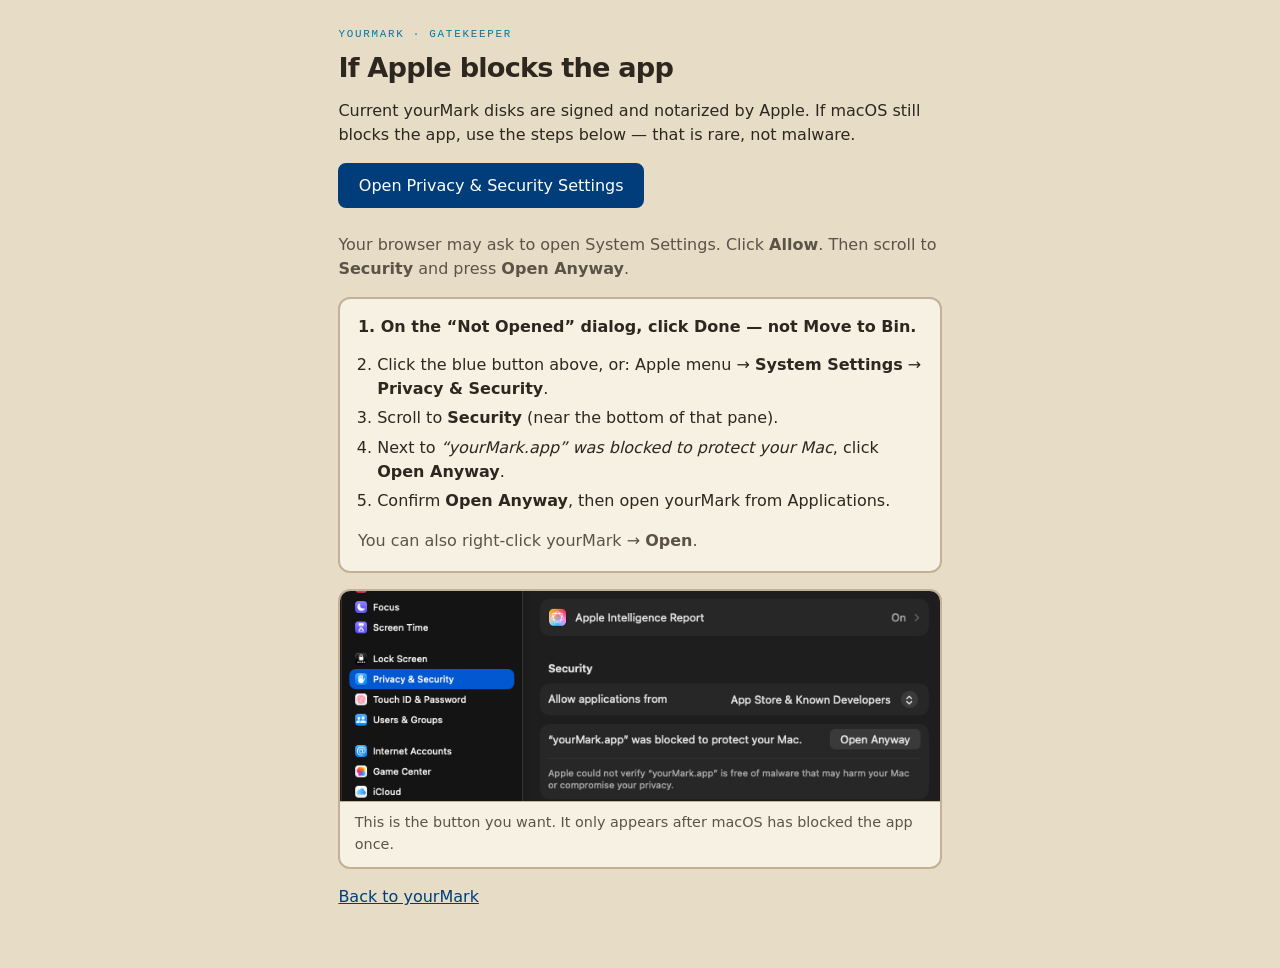
<file: docs/open-anyway.html>
<!DOCTYPE html>
<html lang="en">
<head>
  <meta charset="utf-8" />
  <meta name="viewport" content="width=device-width, initial-scale=1" />
  <title>If Apple blocks yourMark</title>
  <link rel="icon" type="image/png" sizes="32x32" href="favicon-32.png" />
  <style>
    :root {
      --navy: #003d7a;
      --ink: #2d271f;
      --paper: #e7dcc6;
      --card: #f7f1e4;
      --line: #c2b195;
      --muted: #5c5346;
    }
    * { box-sizing: border-box; }
    body {
      margin: 0;
      font-family: ui-sans-serif, system-ui, "Helvetica Neue", sans-serif;
      color: var(--ink);
      background: var(--paper);
      line-height: 1.5;
    }
    .wrap { max-width: 40rem; margin: 0 auto; padding: 1.6rem 1.15rem 2.8rem; }
    .kicker {
      font-family: ui-monospace, Menlo, monospace;
      font-size: .68rem;
      letter-spacing: .16em;
      text-transform: uppercase;
      color: #0077aa;
    }
    h1 { font-size: 1.7rem; letter-spacing: -0.03em; margin: .35rem 0 .7rem; }
    p { margin: 0 0 .85rem; }
    .muted { color: var(--muted); }
    a.btn {
      display: inline-flex; align-items: center; justify-content: center;
      min-height: 2.8rem; padding: 0 1.15rem; margin: .15rem .4rem .7rem 0;
      border-radius: 8px; font: 700 1rem inherit; text-decoration: none;
      border: 2px solid var(--navy); background: var(--navy); color: #fff;
    }
    a.inline { color: var(--navy); }
    ol { margin: .2rem 0 1rem; padding-left: 1.2rem; }
    li + li { margin-top: .35rem; }
    figure {
      margin: 1rem 0;
      background: var(--card);
      border: 2px solid var(--line);
      border-radius: 12px;
      overflow: hidden;
    }
    figure img { display: block; width: 100%; height: auto; }
    figcaption {
      padding: .65rem .9rem .75rem;
      font-size: .9rem;
      color: var(--muted);
      border-top: 1px solid var(--line);
    }
    .card {
      background: var(--card);
      border: 2px solid var(--line);
      border-radius: 12px;
      padding: 1rem 1.1rem 1.1rem;
      margin: 1rem 0;
    }
    .warn { font-weight: 700; }
  </style>
</head>
<body>
  <div class="wrap">
    <div class="kicker">yourMark · Gatekeeper</div>
    <h1>If Apple blocks the app</h1>
    <p>Current yourMark disks are signed and notarized by Apple. If macOS still blocks the app, use the steps below — that is rare, not malware.</p>

    <p>
      <a class="btn" href="x-apple.systempreferences:com.apple.settings.PrivacySecurity.extension">Open Privacy & Security Settings</a>
    </p>
    <p class="muted">Your browser may ask to open System Settings. Click <strong>Allow</strong>. Then scroll to <strong>Security</strong> and press <strong>Open Anyway</strong>.</p>

    <div class="card">
      <p class="warn">1. On the “Not Opened” dialog, click <strong>Done</strong> — not Move to Bin.</p>
      <ol start="2">
        <li>Click the blue button above, or: Apple menu → <strong>System Settings</strong> → <strong>Privacy & Security</strong>.</li>
        <li>Scroll to <strong>Security</strong> (near the bottom of that pane).</li>
        <li>Next to <em>“yourMark.app” was blocked to protect your Mac</em>, click <strong>Open Anyway</strong>.</li>
        <li>Confirm <strong>Open Anyway</strong>, then open yourMark from Applications.</li>
      </ol>
      <p class="muted" style="margin:0">You can also right-click yourMark → <strong>Open</strong>.</p>
    </div>

    <figure>
      <img src="shots/open-anyway.png" width="709" height="248" alt="System Settings, Privacy and Security: yourMark.app was blocked to protect your Mac. Open Anyway button." />
      <figcaption>This is the button you want. It only appears after macOS has blocked the app once.</figcaption>
    </figure>

    <p class="muted"><a class="inline" href="index.html">Back to yourMark</a></p>
  </div>
</body>
</html>
</file>
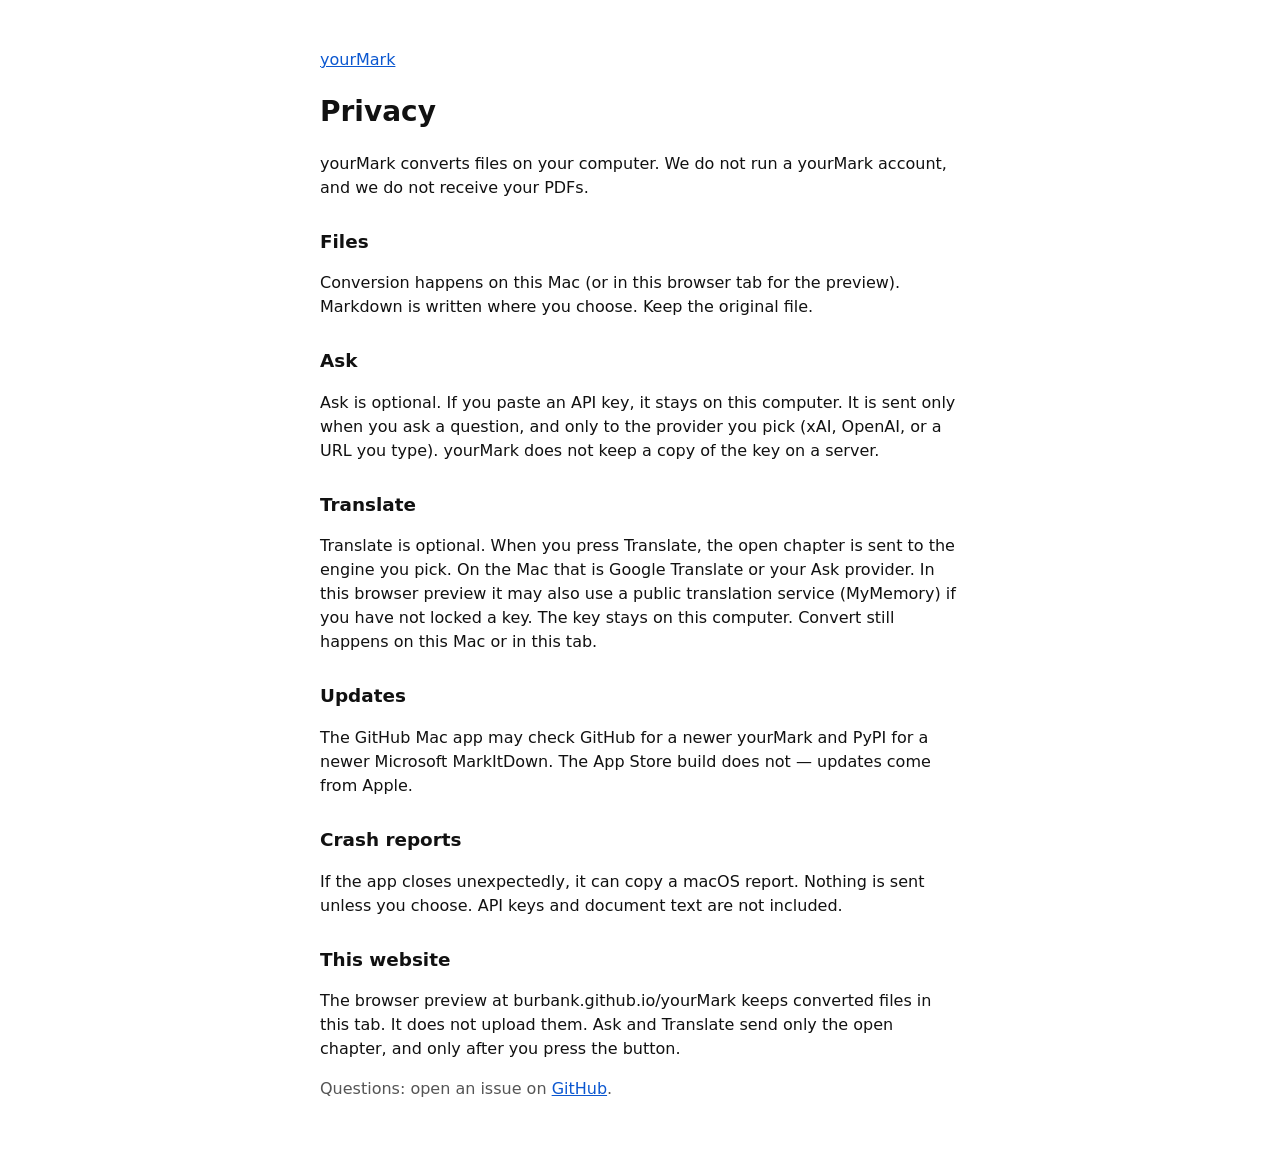
<file: docs/privacy.html>
<!DOCTYPE html>
<html lang="en">
<head>
  <meta charset="utf-8" />
  <meta name="viewport" content="width=device-width, initial-scale=1" />
  <title>yourMark privacy</title>
  <link rel="icon" type="image/png" sizes="32x32" href="favicon-32.png" />
  <style>
    body { font-family: ui-rounded, system-ui, sans-serif; max-width: 40rem; margin: 3rem auto; padding: 0 1.25rem; line-height: 1.5; color: #111; }
    h1 { font-size: 1.75rem; }
    h2 { font-size: 1.15rem; margin-top: 1.75rem; }
    a { color: #0b57d0; }
    .muted { color: #555; }
  </style>
</head>
<body>
  <p class="muted"><a href="./">yourMark</a></p>
  <h1>Privacy</h1>
  <p>yourMark converts files on your computer. We do not run a yourMark account, and we do not receive your PDFs.</p>

  <h2>Files</h2>
  <p>Conversion happens on this Mac (or in this browser tab for the preview). Markdown is written where you choose. Keep the original file.</p>

  <h2>Ask</h2>
  <p>Ask is optional. If you paste an API key, it stays on this computer. It is sent only when you ask a question, and only to the provider you pick (xAI, OpenAI, or a URL you type). yourMark does not keep a copy of the key on a server.</p>

  <h2>Translate</h2>
  <p>Translate is optional. When you press Translate, the open chapter is sent to the engine you pick. On the Mac that is Google Translate or your Ask provider. In this browser preview it may also use a public translation service (MyMemory) if you have not locked a key. The key stays on this computer. Convert still happens on this Mac or in this tab.</p>

  <h2>Updates</h2>
  <p>The GitHub Mac app may check GitHub for a newer yourMark and PyPI for a newer Microsoft MarkItDown. The App Store build does not — updates come from Apple.</p>

  <h2>Crash reports</h2>
  <p>If the app closes unexpectedly, it can copy a macOS report. Nothing is sent unless you choose. API keys and document text are not included.</p>

  <h2>This website</h2>
  <p>The browser preview at burbank.github.io/yourMark keeps converted files in this tab. It does not upload them. Ask and Translate send only the open chapter, and only after you press the button.</p>

  <p class="muted">Questions: open an issue on <a href="https://github.com/Burbank/yourMark">GitHub</a>.</p>
</body>
</html>
</file>
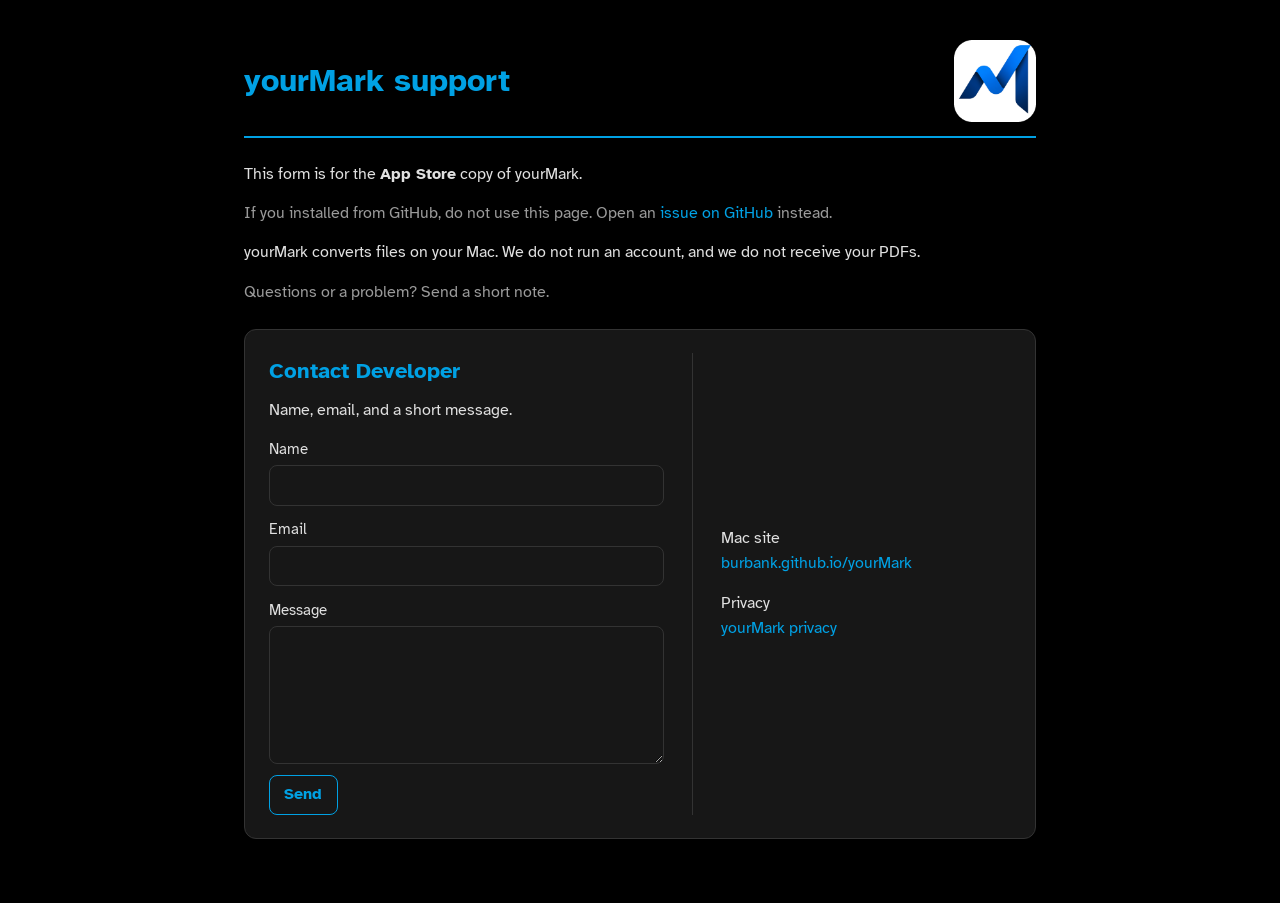
<file: docs/support.html>
<!DOCTYPE html>
<html lang="en">
<head>
  <meta charset="utf-8" />
  <meta name="viewport" content="width=device-width, initial-scale=1" />
  <title>yourMark support</title>
  <meta name="description" content="Support for the App Store copy of yourMark. GitHub installs should use GitHub Issues." />
  <meta name="robots" content="noindex" />
  <link rel="icon" type="image/png" sizes="32x32" href="favicon-32.png" />
  <link rel="preconnect" href="https://fonts.googleapis.com" />
  <link rel="preconnect" href="https://fonts.gstatic.com" crossorigin />
  <link href="https://fonts.googleapis.com/css2?family=Atkinson+Hyperlegible:wght@400;700&display=swap" rel="stylesheet" />
  <style>
    :root {
      color-scheme: dark;
      --bg: #000000;
      --panel: rgba(26, 26, 26, 0.92);
      --text: #e0e0e0;
      --muted: #9a9a9a;
      --line: #333333;
      --sky: #00a1e4;
    }
    * { box-sizing: border-box; margin: 0; padding: 0; }
    html, body { min-height: 100%; background: var(--bg); }
    body {
      font-family: "Atkinson Hyperlegible", -apple-system, BlinkMacSystemFont, "Segoe UI", system-ui, sans-serif;
      line-height: 1.6;
      color: var(--text);
      max-width: 52rem;
      margin: 0 auto;
      padding: 2.5rem 1.25rem 4rem;
    }
    .head {
      display: flex;
      align-items: center;
      justify-content: space-between;
      gap: 1.5rem;
      border-bottom: 2px solid var(--sky);
      padding-bottom: 0.9rem;
      margin-bottom: 1.5rem;
    }
    h1 {
      color: var(--sky);
      font-size: 2rem;
      font-weight: 700;
    }
    .icon {
      display: block;
      height: 5.1rem;
      width: auto;
      border-radius: 14px;
    }
    .note {
      margin-bottom: 1.5rem;
    }
    .note p { margin-bottom: 0.85rem; }
    .muted { color: var(--muted); }
    a { color: var(--sky); text-decoration: none; }
    a:hover { text-decoration: underline; }
    h2 {
      color: var(--sky);
      font-size: 1.4rem;
      font-weight: 700;
      margin-bottom: 0.6rem;
    }
    .contact {
      display: grid;
      grid-template-columns: minmax(0, 1.2fr) minmax(0, 0.9fr);
      gap: 0;
      margin-top: 1.5rem;
      padding: 1.4rem 1.5rem;
      border: 1px solid var(--line);
      border-radius: 12px;
      background: var(--panel);
    }
    .contact-left {
      padding-right: 1.75rem;
      border-right: 1px solid var(--line);
    }
    .contact-right {
      display: flex;
      flex-direction: column;
      justify-content: center;
      gap: 0.85rem;
      padding-left: 1.75rem;
    }
    .contact-right p { margin: 0; }
    .link-label { display: block; color: var(--text); }
    form {
      display: flex;
      flex-direction: column;
      gap: 0.7rem;
      margin-top: 0.85rem;
    }
    label {
      display: flex;
      flex-direction: column;
      gap: 0.25rem;
      font-size: 0.95rem;
    }
    input, textarea {
      font: inherit;
      color: var(--text);
      background: transparent;
      border: 1px solid var(--line);
      border-radius: 8px;
      padding: 0.45rem 0.6rem;
    }
    button {
      align-self: flex-start;
      font: inherit;
      font-weight: 700;
      color: var(--sky);
      background: transparent;
      border: 1px solid var(--sky);
      border-radius: 8px;
      padding: 0.4rem 0.9rem;
      cursor: pointer;
    }
    button:hover { opacity: 0.85; }
    .status { color: var(--text); margin: 0; }
    .hp {
      position: absolute;
      left: -9999px;
      width: 1px;
      height: 1px;
      overflow: hidden;
    }
    @media (max-width: 720px) {
      body { padding: 1.25rem 0.9rem 3rem; }
      h1 { font-size: 1.6rem; }
      .icon { height: 3.9rem; }
      .contact { grid-template-columns: 1fr; }
      .contact-left {
        border-right: none;
        border-bottom: 1px solid var(--line);
        padding: 0 0 1.15rem;
        margin-bottom: 1.15rem;
      }
      .contact-right { padding-left: 0; }
    }
  </style>
</head>
<body>
  <header class="head">
    <h1>yourMark support</h1>
    <img class="icon" src="icon.png" width="128" height="128" alt="" />
  </header>

  <div class="note">
    <p>This form is for the <strong>App Store</strong> copy of yourMark.</p>
    <p class="muted">If you installed from GitHub, do not use this page. Open an <a href="https://github.com/Burbank/yourMark/issues">issue on GitHub</a> instead.</p>
    <p>yourMark converts files on your Mac. We do not run an account, and we do not receive your PDFs.</p>
    <p class="muted">Questions or a problem? Send a short note.</p>
  </div>

  <div class="contact">
    <div class="contact-left">
      <h2>Contact Developer</h2>
      <p>Name, email, and a short message.</p>
      <form id="support-form" autocomplete="on">
        <label class="hp" aria-hidden="true">
          <span>Website</span>
          <input type="text" name="website" tabindex="-1" autocomplete="off" />
        </label>
        <input class="hp" type="text" name="company" tabindex="-1" autocomplete="off" aria-hidden="true" />
        <input type="hidden" name="gate" value="" />
        <label>
          <span>Name</span>
          <input type="text" name="name" required maxlength="80" autocomplete="name" />
        </label>
        <label>
          <span>Email</span>
          <input type="email" name="email" required maxlength="120" autocomplete="email" />
        </label>
        <label>
          <span>Message</span>
          <textarea name="message" required maxlength="4000" rows="5"></textarea>
        </label>
        <button type="submit">Send</button>
        <p id="support-status" class="status" hidden></p>
      </form>
    </div>
    <div class="contact-right">
      <p>
        <span class="link-label">Mac site</span>
        <a href="https://burbank.github.io/yourMark/">burbank.github.io/yourMark</a>
      </p>
      <p>
        <span class="link-label">Privacy</span>
        <a href="privacy.html">yourMark privacy</a>
      </p>
      <!--
        After the Mac App Store listing is live, paste the apps.apple.com URL
        on the link below and remove the hidden attribute from this paragraph.
      -->
      <p class="store-app" hidden>
        <span class="link-label">App Store</span>
        <a href="https://apps.apple.com/app/idREPLACE">yourMark on the Mac App Store</a>
      </p>
    </div>
  </div>

  <script>
    (() => {
      const form = document.getElementById("support-form");
      const status = document.getElementById("support-status");
      if (!form || !status) return;
      const opened = Date.now();
      const gate = form.elements.namedItem("gate");
      const mark = String(opened ^ 0x5a5a);
      window.setTimeout(() => {
        if (gate) gate.value = mark;
      }, 2800);
      const inbox = () =>
        [62, 47, 52, 51, 59, 26, 46, 47, 46, 59, 55, 59, 51, 54, 116, 57, 53, 55]
          .map((n) => String.fromCharCode(n ^ 0x5a))
          .join("");
      const postTo = () =>
        ["https://form", "submit.co/ajax/"].join("") + inbox();
      const coolKey = "ym-note";
      const coolMs = 90 * 1000;
      const say = (text) => {
        status.hidden = false;
        status.textContent = text;
      };
      const fakeOk = () => {
        say("Sent. Thank you.");
        form.reset();
        if (gate) gate.value = "";
      };
      form.addEventListener("submit", (event) => {
        event.preventDefault();
        const data = new FormData(form);
        const bait =
          String(data.get("website") || "").trim() ||
          String(data.get("company") || "").trim();
        if (bait) {
          fakeOk();
          return;
        }
        if (Date.now() - opened < 2800 || !gate || gate.value !== mark) {
          say("Please wait a moment, then press Send again.");
          return;
        }
        const last = Number(sessionStorage.getItem(coolKey) || 0);
        if (last && Date.now() - last < coolMs) {
          say("Please wait a minute before sending another note.");
          return;
        }
        const name = String(data.get("name") || "").trim();
        const email = String(data.get("email") || "").trim();
        const message = String(data.get("message") || "").trim();
        if (name.length < 1 || !/^[^\s@]+@[^\s@]+\.[^\s@]+$/.test(email) || message.length < 3) {
          say("Name, email, and a short message are needed.");
          return;
        }
        say("Sending…");
        fetch(postTo(), {
          method: "POST",
          headers: {
            "Content-Type": "application/json",
            Accept: "application/json",
          },
          body: JSON.stringify({
            name,
            email,
            message,
            _subject: "yourMark support — " + name,
            _template: "box",
            _captcha: false,
            _honey: "",
          }),
        })
          .then((res) => res.json().then((json) => ({ res, json })).catch(() => ({ res, json: {} })))
          .then(({ res, json }) => {
            if (!res.ok || json.success === "false" || json.success === false) {
              say(json.message || "Could not send. Try again in a moment.");
              return;
            }
            sessionStorage.setItem(coolKey, String(Date.now()));
            form.reset();
            if (gate) gate.value = mark;
            say("Sent. Thank you.");
          })
          .catch(() => {
            say("Could not send. Try again in a moment.");
          });
      });
    })();
  </script>
</body>
</html>
</file>
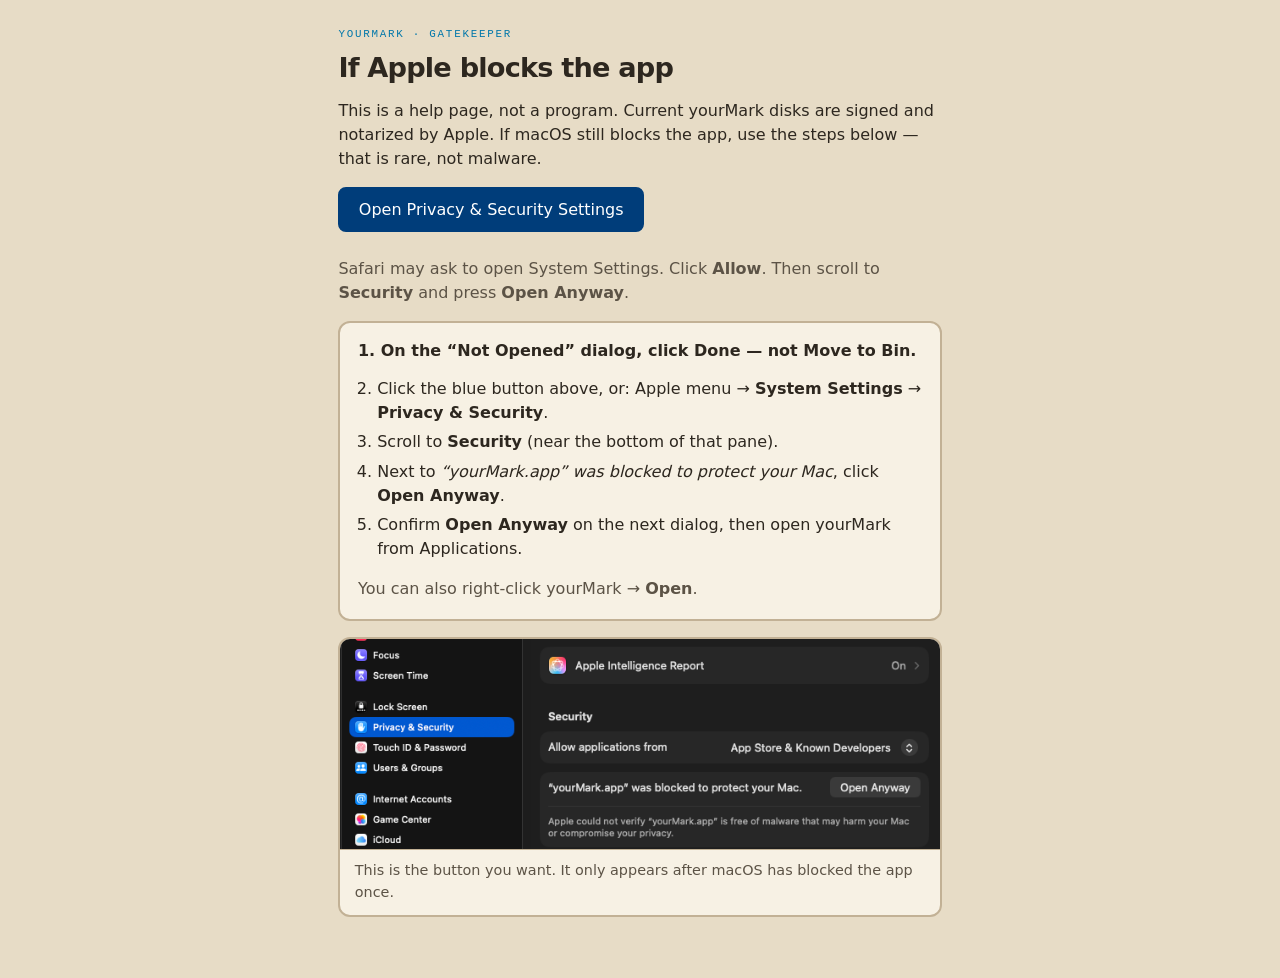
<file: Resources/If Apple blocks it.html>
<!DOCTYPE html>
<html lang="en">
<head>
  <meta charset="utf-8" />
  <meta name="viewport" content="width=device-width, initial-scale=1" />
  <title>If Apple blocks yourMark</title>
  <style>
    :root {
      --navy: #003d7a;
      --cyan: #00a1e4;
      --ink: #2d271f;
      --paper: #e7dcc6;
      --card: #f7f1e4;
      --line: #c2b195;
      --muted: #5c5346;
    }
    * { box-sizing: border-box; }
    body {
      margin: 0;
      font-family: ui-sans-serif, system-ui, "Helvetica Neue", sans-serif;
      color: var(--ink);
      background: var(--paper);
      line-height: 1.5;
    }
    .wrap { max-width: 40rem; margin: 0 auto; padding: 1.6rem 1.15rem 2.8rem; }
    .kicker {
      font-family: ui-monospace, Menlo, monospace;
      font-size: .68rem;
      letter-spacing: .16em;
      text-transform: uppercase;
      color: #0077aa;
    }
    h1 { font-size: 1.7rem; letter-spacing: -0.03em; margin: .35rem 0 .7rem; }
    p { margin: 0 0 .85rem; }
    .muted { color: var(--muted); }
    a.btn {
      display: inline-flex; align-items: center; justify-content: center;
      min-height: 2.8rem; padding: 0 1.15rem; margin: .15rem .4rem .7rem 0;
      border-radius: 8px; font: 700 1rem inherit; text-decoration: none;
      border: 2px solid var(--navy); background: var(--navy); color: #fff;
    }
    a.btn.ghost { background: transparent; color: var(--navy); }
    ol { margin: .2rem 0 1rem; padding-left: 1.2rem; }
    li + li { margin-top: .35rem; }
    figure {
      margin: 1rem 0;
      background: var(--card);
      border: 2px solid var(--line);
      border-radius: 12px;
      overflow: hidden;
    }
    figure img { display: block; width: 100%; height: auto; }
    figcaption {
      padding: .65rem .9rem .75rem;
      font-size: .9rem;
      color: var(--muted);
      border-top: 1px solid var(--line);
    }
    .card {
      background: var(--card);
      border: 2px solid var(--line);
      border-radius: 12px;
      padding: 1rem 1.1rem 1.1rem;
      margin: 1rem 0;
    }
    .warn { font-weight: 700; }
  </style>
</head>
<body>
  <div class="wrap">
    <div class="kicker">yourMark · Gatekeeper</div>
    <h1>If Apple blocks the app</h1>
    <p>This is a help page, not a program. Current yourMark disks are signed and notarized by Apple. If macOS still blocks the app, use the steps below — that is rare, not malware.</p>

    <p>
      <a class="btn" href="x-apple.systempreferences:com.apple.settings.PrivacySecurity.extension">Open Privacy & Security Settings</a>
    </p>
    <p class="muted">Safari may ask to open System Settings. Click <strong>Allow</strong>. Then scroll to <strong>Security</strong> and press <strong>Open Anyway</strong>.</p>

    <div class="card">
      <p class="warn">1. On the “Not Opened” dialog, click <strong>Done</strong> — not Move to Bin.</p>
      <ol start="2">
        <li>Click the blue button above, or: Apple menu → <strong>System Settings</strong> → <strong>Privacy & Security</strong>.</li>
        <li>Scroll to <strong>Security</strong> (near the bottom of that pane).</li>
        <li>Next to <em>“yourMark.app” was blocked to protect your Mac</em>, click <strong>Open Anyway</strong>.</li>
        <li>Confirm <strong>Open Anyway</strong> on the next dialog, then open yourMark from Applications.</li>
      </ol>
      <p class="muted" style="margin:0">You can also right-click yourMark → <strong>Open</strong>.</p>
    </div>

    <figure>
      <img src="[data-uri]" alt="System Settings, Privacy and Security: yourMark.app was blocked to protect your Mac. Open Anyway button." />
      <figcaption>This is the button you want. It only appears after macOS has blocked the app once.</figcaption>
    </figure>
  </div>
</body>
</html>
</file>
